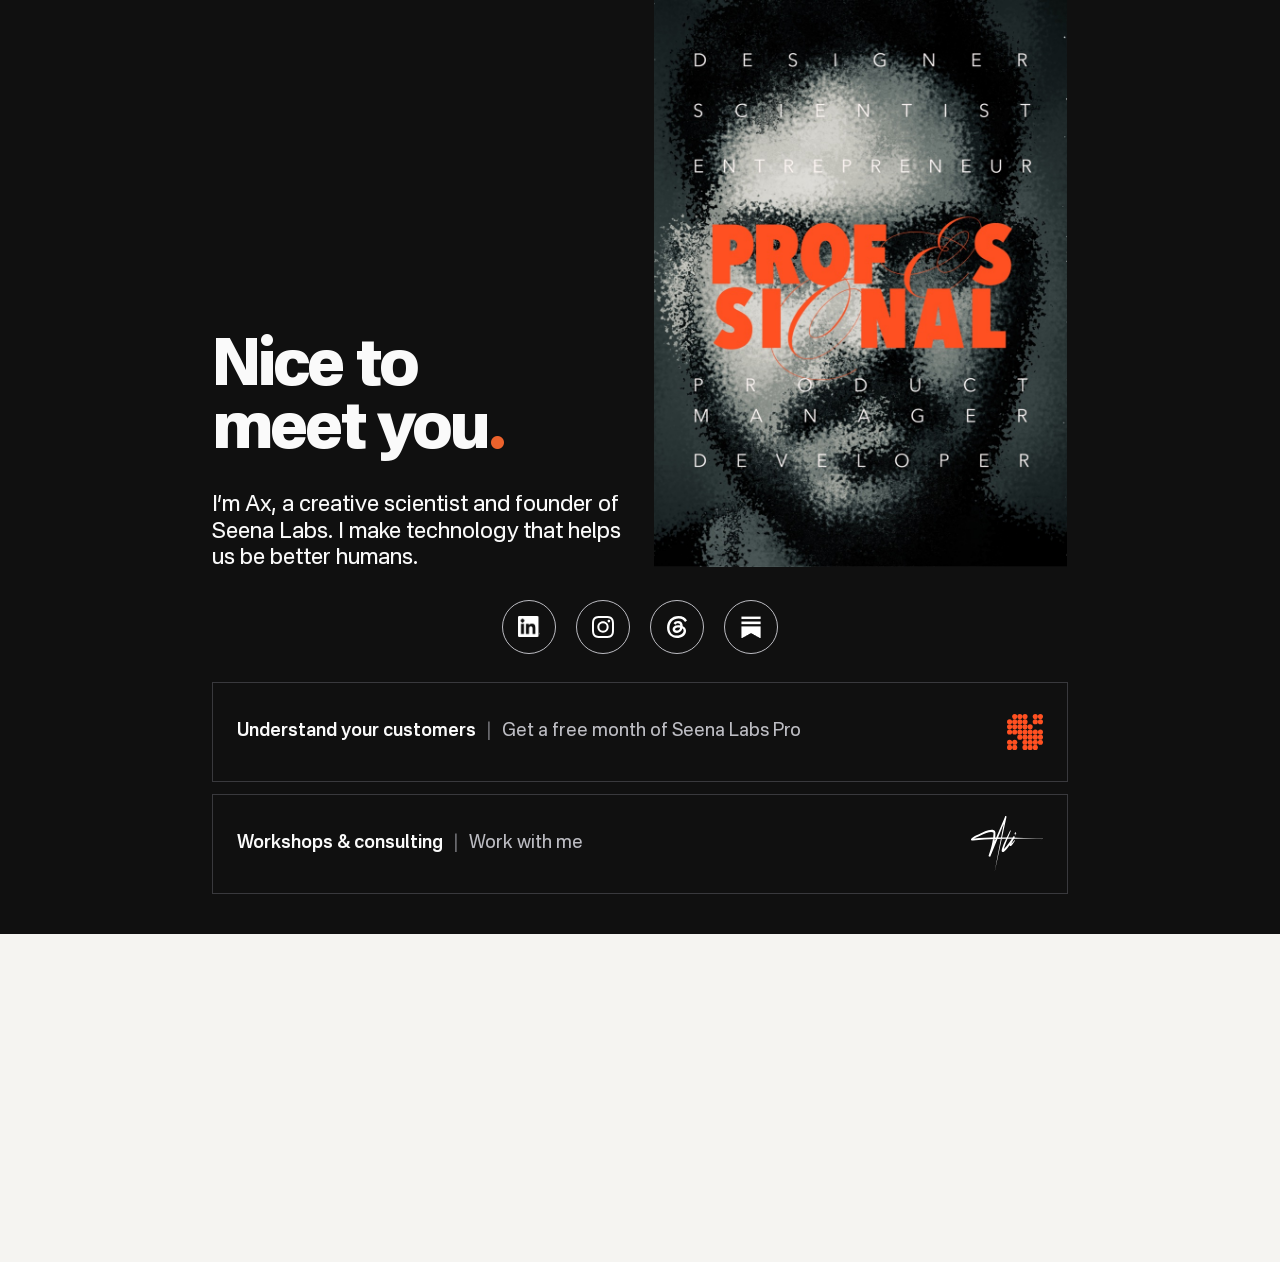
<file: hello/index.html>
<!doctype html>
<html lang="en"><head><meta charset="utf-8"><meta name="viewport" content="width=device-width,initial-scale=1"><meta name="theme-color" content="#101010"><title>Nice to meet you — Dr. Ax Ali</title><meta name="description" content="Stay connected with Dr. Ax Ali. Subscribe to Everything is Designed, connect on social, and explore Seena Labs."><link rel="canonical" href="https://axali.me/hello/"><meta property="og:title" content="Nice to meet you. — Dr. Ax Ali"><meta property="og:description" content="AI, product, design, and science. A few ways to stay connected."><meta property="og:type" content="website"><link rel="stylesheet" href="style.css?v=20261116-15"></head>
<body><svg style="position:absolute;width:0;height:0" aria-hidden="true"><symbol id="arrow" viewBox="0 0 24 24"><path d="M4 20 20 4M4 4h16v16" fill="none" stroke="currentColor" stroke-width="1.5"/></symbol></svg>
<main>
<section class="intro poster-intro"><div class="intro-copy"><h1>Nice to<br>meet you<span>.</span></h1><p class="bio">I’m Ax, a creative scientist and founder of Seena Labs. I make technology that helps us be better humans.</p></div><div class="poster-cycle" aria-label="Personal posters"><img class="poster is-active" src="assets/posters/work.jpg" alt="Professional — designer, scientist, entrepreneur, product manager, developer" width="876" height="1200" fetchpriority="high"><img class="poster" src="assets/posters/newsletter.jpg" alt="Thinker — Everything is Designed" width="878" height="1200" aria-hidden="true"><img class="poster" src="assets/posters/studio.jpg" alt="Designer — Studio89" width="876" height="1200" aria-hidden="true"><img class="poster" src="assets/posters/my-story.jpg" alt="Storyteller — When life knocks you down, level up" width="869" height="1200" aria-hidden="true"></div></section>
<nav class="social-icons" aria-label="Social profiles"><a href="https://www.linkedin.com/in/theaxali" aria-label="LinkedIn"><span class="social-logo"><img src="assets/social-linkedin.png" alt="" width="20" height="20"></span></a><a href="https://www.instagram.com/dr.axali/" aria-label="Instagram"><span class="social-logo"><img src="assets/social-instagram.svg" alt="" width="20" height="20"></span></a><a href="https://www.threads.com/@dr.axali" aria-label="Threads"><span class="social-logo"><img src="assets/social-threads.svg" alt="" width="20" height="20"></span></a><a href="https://axali.substack.com/" aria-label="Substack"><span class="social-logo"><img src="assets/social-substack.png" alt="" width="20" height="20"></span></a></nav>
<nav class="action-buttons" aria-label="Explore and work with me">
<button class="action-button" type="button" data-dialog="seena-dialog" aria-haspopup="dialog"><span><strong>Understand your customers</strong><span class="button-divider"> | </span><span class="button-cta">Get a free month of Seena Labs Pro</span></span><span class="seena-button-mark" aria-hidden="true"></span></button>
<button class="action-button" type="button" data-dialog="work-dialog" aria-haspopup="dialog"><span><strong>Workshops &amp; consulting</strong><span class="button-divider"> | </span><span class="button-cta">Work with me</span></span><img class="work-signature" src="assets/ax-signature.svg" alt="" width="72" height="72"></button>
</nav>

<dialog class="fullscreen-card" id="seena-dialog" aria-labelledby="seena-title"><div class="dialog-bar"><span class="eyebrow">SEENA LABS</span><button class="dialog-close" type="button" aria-label="Close"><svg viewBox="0 0 24 24" aria-hidden="true"><path d="M5 5 19 19M19 5 5 19" fill="none" stroke="currentColor" stroke-width="1.5"/></svg></button></div><div class="dialog-body"><section class="seena-hero"><div class="seena-redesign-heading"><h2 id="seena-title">What do you want to know about your customers?</h2><img src="assets/seena-redesign-logo.svg" alt="Seena Labs" width="32" height="32"></div><div class="seena-promise"><p>Seena Labs helps you understand the people using your</p><div class="seena-touchpoints" aria-label="idea, product, service, prototype, copy, experience, business"><span>idea</span><span>product.</span><span>service.</span><span>prototype.</span><span>copy.</span><span>experience.</span><span>business.</span></div></div></section><section class="dialog-options" aria-label="Get started with Seena Labs"><a class="seena-option" href="https://calendar.app.google/o5F4pegMmQCRGQEh8"><h2>Book a free demo <svg aria-hidden="true"><use href="#arrow"/></svg></h2><p>Chat with our team to set up an Insights Department that will transform your business to save money &amp; time shipping the right products.</p></a>
<a class="seena-option" href="https://seenalabs.io/pricing"><h2>Sign up for a free month <svg aria-hidden="true"><use href="#arrow"/></svg></h2><p>Start using Seena Labs Pro with Agentic Analytics and unlimited AI UX Researchers</p></a>
</section></div></dialog>
<dialog class="fullscreen-card" id="work-dialog" aria-labelledby="work-title"><div class="dialog-bar"><span class="eyebrow">WORK WITH ME</span><button class="dialog-close" type="button" aria-label="Close"><svg viewBox="0 0 24 24" aria-hidden="true"><path d="M5 5 19 19M19 5 5 19" fill="none" stroke="currentColor" stroke-width="1.5"/></svg></button></div><div class="dialog-body work-body"><p class="eyebrow">AI / PRODUCT / DESIGN / SCIENCE</p><h2 id="work-title">Workshops &amp; consulting<span>.</span></h2><p class="work-intro">I help teams design and build applied AI products, workflows, and human-centered product strategies.</p><section class="dialog-options" aria-label="Ways to work together"><a class="seena-option" href="mailto:hi@axali.me?subject=Workshop%20enquiry"><h2>Plan a workshop <svg aria-hidden="true"><use href="#arrow"/></svg></h2><p>Tell me about your team, what you’re working on, and when you’d like to meet.</p></a><a class="seena-option" href="mailto:ax@studio89.design?subject=Consulting%20enquiry"><h2>Discuss a project <svg aria-hidden="true"><use href="#arrow"/></svg></h2><p>Work with me on applied AI products, workflows, and product strategy through Studio89 Design.</p></a></section></div></dialog>


</main><footer class="newsletter-footer" aria-label="Everything is Designed newsletter"><span class="eyebrow">EVERYTHING IS DESIGNED</span><iframe src="https://axali.substack.com/embed?transparent=1" title="Subscribe to Everything is Designed" width="480" height="360" style="border:0;background:transparent" frameborder="0" scrolling="no"></iframe></footer><script src="cards.js?v=20261116-4" defer></script></body></html>
</file>
<file: hello/style.css>
@font-face{font-family:Nacelle;src:url(assets/Nacelle-400.ttf)}@font-face{font-family:Nacelle;src:url(assets/Nacelle-800.ttf);font-weight:800}:root{color-scheme:light dark;--paper:#fafafa;--ink:#101010;--muted:#68686d;--rule:#d9d9dc;--ember:#ec622c}*{box-sizing:border-box}body{margin:0;background:var(--paper);color:var(--ink);font-family:Nacelle,Arial,sans-serif}main{max-width:920px;margin:auto;padding:34px 32px 24px}a{color:inherit;text-decoration:none}svg{width:22px;height:22px;flex-shrink:0}header{display:flex;justify-content:space-between;align-items:center;padding-bottom:14px;border-bottom:1px solid var(--rule)}.wordmark{font-size:27px;letter-spacing:-1.5px}.wordmark span,h1 span,h2 span{color:var(--ember)}.location,.eyebrow,.number,.section-label{font:10px/1.5 monospace;letter-spacing:.08em}.location,.eyebrow,.section-label{color:var(--muted)}.intro{display:grid;grid-template-columns:1fr 150px;gap:40px;align-items:stretch;padding:24px 0 32px}h1{font-size:clamp(44px,7vw,76px);line-height:.97;letter-spacing:-.055em;font-weight:800;margin:24px 0}.bio{font-size:17px;line-height:1.5;max-width:480px}.intro>div{min-width:0}.intro .eyebrow{margin-top:0}.intro .bio{margin-bottom:0}.portrait{width:150px;height:100%;min-height:0;object-fit:cover;align-self:stretch}.section-label{margin:10px 0 14px}.actions{display:grid;grid-template-columns:1fr 1fr;gap:18px}.action{padding:26px;display:flex;flex-direction:column;border:1px solid var(--rule);position:relative;isolation:isolate;overflow:hidden}.offer-link:before{content:"";position:absolute;inset:auto 0 0;height:5px;background:var(--ember);z-index:-1;transition:height .45s cubic-bezier(.22,1,.36,1)}.offer-link:hover:before,.offer-link:focus-visible:before{height:100%}.newsletter{background:var(--ink);color:var(--paper)}h2{font-size:30px;line-height:1.08;letter-spacing:-1px;margin:22px 0 8px}.action p,.offer p{font-size:14px;line-height:1.5;margin:4px 0 28px}.action-label{display:flex;justify-content:space-between;align-items:center;gap:16px;font-size:14px;margin-top:auto}.socials{border-bottom:1px solid var(--rule);margin:16px 0 28px}summary{padding:18px 0;list-style:none;cursor:pointer;display:flex;justify-content:space-between;font-size:15px}summary::-webkit-details-marker{display:none}.plus{transition:transform .2s}.socials[open] .plus{transform:rotate(45deg)}.socials nav{display:grid;grid-template-columns:1fr 1fr;gap:0 28px;padding-bottom:18px}.socials nav a{padding:14px 0;display:flex;justify-content:space-between;border-top:1px solid var(--rule)}.socials a:hover,footer a:hover{color:var(--ember)}.offer{padding:10px 0 24px}.offer h2{margin-top:14px}.offer-link{position:relative;isolation:isolate;display:flex;align-items:center;justify-content:space-between;padding:18px 16px;width:100%;font-size:21px}.offer .offer-note{font-size:12px;color:var(--muted);margin:12px 0 0}footer{display:flex;justify-content:space-between;gap:24px;align-items:center;border-top:1px solid var(--rule);padding:24px 0;font-size:12px}footer a{display:flex;gap:16px;align-items:center}footer span{color:var(--muted)}:focus-visible{outline:2px solid var(--ember);outline-offset:5px}@media(prefers-color-scheme:dark){:root{--paper:#18181b;--ink:#f4f4f6;--muted:#b3b3bb;--rule:#3d3d42}}@media(max-width:580px){main{padding:24px 22px}.location{font-size:9px}.intro{grid-template-columns:1fr 78px;gap:18px;padding:18px 0 20px}.portrait{width:78px;height:100%;margin-top:0}.eyebrow{font-size:8px;white-space:nowrap}h1{font-size:clamp(30px,calc(20vw - 34px),44px)}.bio{font-size:15px;grid-column:1/-1}.actions{grid-template-columns:1fr}.action{padding:24px}h2{font-size:29px}.action p{margin-bottom:22px}footer{align-items:flex-start;flex-direction:column;gap:18px}}@media(prefers-reduced-motion:reduce){*{transition:none!important}}

.social-icons{display:flex;flex-wrap:wrap;align-items:center;gap:10px;margin:-12px 0 28px}
.social-icons a{display:inline-flex;align-items:center;justify-content:center;gap:10px;min-height:44px;padding:10px 15px;border:1px solid var(--rule);border-radius:8px;font-size:14px;transition:color .2s,background .2s,border-color .2s}
.social-logo{display:grid;place-items:center;width:20px;height:20px;overflow:hidden;flex:none}
.social-logo img{width:20px;height:20px;object-fit:contain;filter:brightness(0)}
.social-logo img[src$="substack.png"]{transform:scale(1.65)}
.social-icons a:hover{background:var(--ember);border-color:var(--ember);color:#101010}
@media(prefers-color-scheme:dark){.social-logo img{filter:brightness(0) invert(1)}.social-icons a:hover img{filter:brightness(0)}}
@media(max-width:580px){.social-icons{display:grid;grid-template-columns:repeat(2,minmax(0,1fr));margin:0 0 28px}.social-icons a{justify-content:flex-start}}

.action .action-label{font-weight:800}

/* Original brand artwork, with a dark overlay for readable card copy. */
.seena{background:linear-gradient(rgba(0,0,0,.68),rgba(0,0,0,.72)),url("assets/seena-ideas.jpg") center/cover;color:#fafafa;border-color:transparent}
.action-heading{display:flex;align-items:center;justify-content:space-between;gap:16px;min-height:44px}
.seena-logo{display:block;width:32px;height:32px;object-fit:contain}
.seena h2 span{color:inherit}
.newsletter{background:#101010;color:#fafafa;border-color:#101010}
.newsletter-wordmark{display:block;width:100%;max-width:330px;height:auto}

/* In-place card choices; the original links remain usable without JavaScript. */
.card-front{display:flex;flex-direction:column;flex:1;min-width:0}
.card-front:focus-visible{outline-offset:8px}
.card-panel[hidden],.card-front[hidden]{display:none}
.card-panel{width:100%;min-width:0}
.panel-heading{display:flex;align-items:center;justify-content:space-between;gap:12px;margin-bottom:20px}
.card-back{border:0;background:none;color:inherit;font:inherit;font-size:12px;padding:8px 0 8px 8px;cursor:pointer}
.seena-option{display:block;padding:16px 0}
.seena-option+.seena-option{border-top:1px solid #ffffff40}
.seena-option h2{display:flex;justify-content:space-between;gap:12px;font-size:23px;line-height:1.15;letter-spacing:-.6px;margin:0 0 10px}
.seena-option h2 svg{width:18px;height:18px;flex-shrink:0;margin-top:3px}
.seena-option p{margin:0;font-size:14px;line-height:1.5}
.newsletter iframe{display:block;width:100%;height:320px;color-scheme:light}
.subscribe-direct{display:flex;align-items:center;justify-content:flex-start;width:44px;height:44px}.card-close{display:grid;place-items:center;width:44px;height:44px;padding:0}.card-close svg{width:32px;height:32px}
.action.is-open{align-self:start}
.actions{align-items:stretch}
@media(max-width:580px){.seena-option h2{font-size:21px}.newsletter.is-open{padding:20px 16px}}

@media(max-width:580px){.newsletter iframe{height:480px;width:calc(100% + 24px);max-width:none;margin-left:-12px}}

.seena.is-open{background:#101010;border-color:#101010}.seena-panel-logo{display:block;width:22px;height:22px;object-fit:contain}

/* Balanced mobile intro and a single row of social profiles. */
@media(max-width:580px){
.intro{grid-template-columns:minmax(0,1.15fr) minmax(0,1fr);gap:18px;align-items:start}
.portrait{width:100%;height:auto;align-self:start;object-fit:contain}
.eyebrow{white-space:normal}
h1{font-size:clamp(26px,8vw,44px);margin:18px 0}
.social-icons{grid-template-columns:repeat(4,minmax(0,1fr));gap:6px}
.social-icons a{flex-direction:column;justify-content:center;gap:6px;padding:10px 2px;font-size:11px;min-width:0}
}

/* Seena card: Figma 58:487, adapted to the existing responsive card grid. */
@font-face{font-family:Nacelle;src:url(assets/Nacelle-600.ttf);font-weight:600}
.seena:not(.is-open){background:linear-gradient(#00000094,#00000094),url("assets/seena-redesign-photo.png") center/cover}
.seena .card-front{position:relative;min-height:310px}
.seena-redesign-heading{display:flex;align-items:flex-start;justify-content:space-between;gap:18px}
.seena-redesign-heading h2{font-weight:400;font-size:29px;line-height:.98;letter-spacing:-1.16px;margin:0;max-width:300px}
.seena-redesign-heading img{width:32px;height:32px;flex:none;object-fit:contain;margin-top:3px}
.seena-promise{display:grid;grid-template-columns:minmax(0,1fr) auto;gap:5px;margin-top:25px;font-size:18px;line-height:1.04;letter-spacing:-.72px;font-weight:600}
.seena .seena-promise p{font-size:inherit;line-height:inherit;margin:0}
.seena-touchpoints{display:flex;flex-direction:column}
.seena-touchpoints span:nth-child(2){opacity:.9}.seena-touchpoints span:nth-child(3){opacity:.8}.seena-touchpoints span:nth-child(4){opacity:.7}.seena-touchpoints span:nth-child(5){opacity:.6}.seena-touchpoints span:nth-child(6){opacity:.5}.seena-touchpoints span:nth-child(7){opacity:.4}
.seena-start{display:flex;align-items:center;justify-content:space-between;gap:12px;width:62%;margin-top:auto;padding:22px 0 10px;border-bottom:3px solid #ff5021;font-size:24px;font-weight:600;letter-spacing:-.96px}
.seena-start img{display:block;width:42px;height:42px;transform:rotate(90deg)}
@media(max-width:360px){.seena-redesign-heading h2{font-size:25px}.seena-redesign-heading{gap:12px}.seena-promise{font-size:16px}.seena-start{font-size:22px;width:60%}}

/* Dark landing page, horizontal launchers, and full-screen detail cards. */
:root{color-scheme:dark;--paper:#101010;--ink:#fafafa;--muted:#b3b3bb;--rule:#39393d}
.social-logo img{filter:brightness(0) invert(1)}
.social-icons a:hover img{filter:brightness(0)}
.action-buttons{display:grid;gap:12px;margin:8px 0 40px}
.action-button{display:flex;align-items:center;gap:20px;width:100%;padding:24px;border:1px solid var(--rule);border-radius:0;background:#191919;color:var(--ink);font:inherit;font-size:18px;text-align:left;cursor:pointer}
.action-button>span:not(.work-mark){flex:1;line-height:1.4}.action-button strong{font-weight:600}.button-cta{color:#bcbcc2}.button-divider{color:#68686d;margin:0 6px}.action-button>svg{width:24px;height:24px}.action-button>img,.work-mark{flex:none;width:28px;height:28px}.work-mark{font-size:28px;line-height:1}
.action-button:hover{border-color:#fafafa}
.newsletter-footer{display:flex;flex-direction:column;align-items:center;gap:0;background:#f5f4f1;color:#101010;border:0;padding:32px 20px 16px;font-size:14px}
.newsletter-footer .eyebrow{color:#68686d;margin:0}.newsletter-footer iframe{display:block;width:100%;max-width:520px;height:360px;color-scheme:light}
body.dialog-open{overflow:hidden}
.fullscreen-card{position:fixed;inset:0;box-sizing:border-box;width:100%;height:100%;height:100dvh;max-width:none;max-height:none;margin:0;padding:0;border:0;background:#101010;color:#fafafa;overflow:auto;overscroll-behavior:contain}
.fullscreen-card::backdrop{background:#101010}
.dialog-bar{position:sticky;top:0;z-index:2;display:flex;align-items:center;justify-content:space-between;gap:24px;background:#101010;padding:18px max(24px,calc((100vw - 1040px)/2));border-bottom:1px solid #39393d}
.dialog-bar .eyebrow{margin:0}.dialog-close{display:grid;place-items:center;width:48px;height:48px;flex:none;border:0;background:transparent;color:inherit;cursor:pointer}.dialog-close svg{width:32px;height:32px}
.dialog-body{max-width:1040px;margin:auto;padding:32px 24px 64px}.seena-hero{padding:48px;background:linear-gradient(#00000094,#00000094),url("assets/seena-redesign-photo.png") center/cover}
.seena-hero .seena-redesign-heading h2{font-size:clamp(32px,5vw,58px);max-width:750px;font-weight:400;line-height:1;letter-spacing:-.04em}.seena-hero .seena-redesign-heading img{width:48px;height:48px}
.seena-hero .seena-promise{font-size:clamp(20px,3vw,30px);margin-top:40px;max-width:850px;gap:16px}.seena-hero .seena-promise p{margin:0;font-size:inherit;line-height:inherit}
.dialog-options{display:grid;grid-template-columns:1fr 1fr;gap:32px;margin-top:32px}.dialog-options .seena-option{padding:24px 0;border-top:1px solid #555}.dialog-options h2{font-weight:600;font-size:25px}.dialog-options p{color:#c6c6cc;font-size:16px}
.work-body>h2{font-size:clamp(40px,6vw,72px);line-height:1;max-width:800px;margin:28px 0}.work-intro{font-size:24px;line-height:1.5;max-width:740px}.work-body>.eyebrow{margin-top:24px}
@media(max-width:580px){.action-button{padding:18px 14px;gap:12px;font-size:16px}.button-divider{display:none}.button-cta{display:block;font-size:14px;margin-top:4px}.action-buttons{margin-bottom:28px}.newsletter-footer{padding:26px 8px 12px}.newsletter-footer iframe{height:520px}.dialog-bar{padding:12px 18px}.dialog-body{padding:20px 18px 40px}.seena-hero{padding:24px 18px}.seena-hero .seena-redesign-heading img{width:28px;height:28px}.seena-hero .seena-promise{font-size:19px;gap:12px}.dialog-options{grid-template-columns:1fr;gap:0;margin-top:16px}.dialog-options h2{font-size:23px}.work-intro{font-size:19px}}

/* Compact newsletter band spans the viewport outside the content column. */
.newsletter-footer{width:100%;padding:8px 20px 0;margin:0;gap:0}
.newsletter-footer>.eyebrow{display:none}
.newsletter-footer iframe{height:320px;max-width:560px}
.action-buttons{margin-bottom:16px}
@media(max-width:580px){.newsletter-footer{padding:4px 10px 0}.newsletter-footer iframe{height:380px}}

.action-button>.seena-button-mark{display:block;flex:none!important;width:28px;height:28px;background:#ff5021;mask:url("assets/seena-logo.svg") center/contain no-repeat;-webkit-mask:url("assets/seena-logo.svg") center/contain no-repeat}.action-button>.work-signature{object-fit:contain;filter:brightness(0) invert(1)}

.action-button>.work-signature{width:56px;height:56px}.social-icons{display:grid;grid-template-columns:repeat(4,minmax(0,1fr));width:100%}.social-icons a{min-width:0}

/* Poster-led introduction and centered icon-only social row. */
main{padding-top:0}
.poster-intro{grid-template-columns:minmax(0,1fr) minmax(0,1fr);align-items:end;gap:28px;padding:0 0 28px}
.intro-copy{padding:32px 0 0}
.poster-intro h1{font-size:clamp(36px,5.5vw,64px);line-height:.98;letter-spacing:-.045em;margin:0 0 30px;text-transform:none}
.poster-intro .bio{font-size:clamp(16px,2.1vw,22px);line-height:1.2;margin:0}
.poster-cycle{position:relative;width:100%;aspect-ratio:1669/2304;align-self:start;overflow:hidden;background:#101010}
.poster{position:absolute;inset:0;width:100%;height:100%;object-fit:contain;object-position:top;opacity:0;transition:opacity .6s ease}
.poster.is-active{opacity:1}
.poster-toggle{position:absolute;right:8px;bottom:8px;z-index:1;display:grid;place-items:center;width:32px;height:32px;border:1px solid #ffffff70;border-radius:50%;background:#101010a6;color:#fff;cursor:pointer;font-size:15px}
.social-icons{display:flex;justify-content:center;align-items:center;gap:20px;margin:0 0 28px;width:100%}
.social-icons a{flex:none;width:54px;height:54px;min-height:54px;border-radius:50%;padding:0;justify-content:center;border-color:#bdbdc3}
.social-logo,.social-logo img{width:22px;height:22px}
.action-button{justify-content:space-between;min-height:100px;background:transparent}
.action-button>span:not(.seena-button-mark){text-align:left}
.action-button>.work-signature{width:72px;height:72px;margin:-14px 0}
.action-button>.seena-button-mark{width:36px;height:36px}
@media(max-width:580px){main{padding:0 22px 24px}.poster-intro{gap:18px;margin-right:-22px;grid-template-columns:minmax(0,1fr) minmax(0,1fr);padding-bottom:24px}.intro-copy{padding-top:28px}.poster-intro h1{font-size:clamp(28px,8vw,44px);margin-bottom:22px}.poster-intro .bio{font-size:clamp(14px,3.7vw,19px);line-height:1.15}.social-icons{gap:16px;margin:0 0 26px}.social-icons a{width:50px;height:50px;min-height:50px}.action-button{min-height:90px;padding:20px 14px}.action-button>.work-signature{width:72px;height:72px;flex:none}.poster-toggle{width:28px;height:28px;right:6px;bottom:6px}}
@media(prefers-reduced-motion:reduce){.poster{transition:none}}

/* Hide the single-pixel export edge without altering the supplied artwork. */
.poster{clip-path:inset(0 1px 0 0)}
</file>
